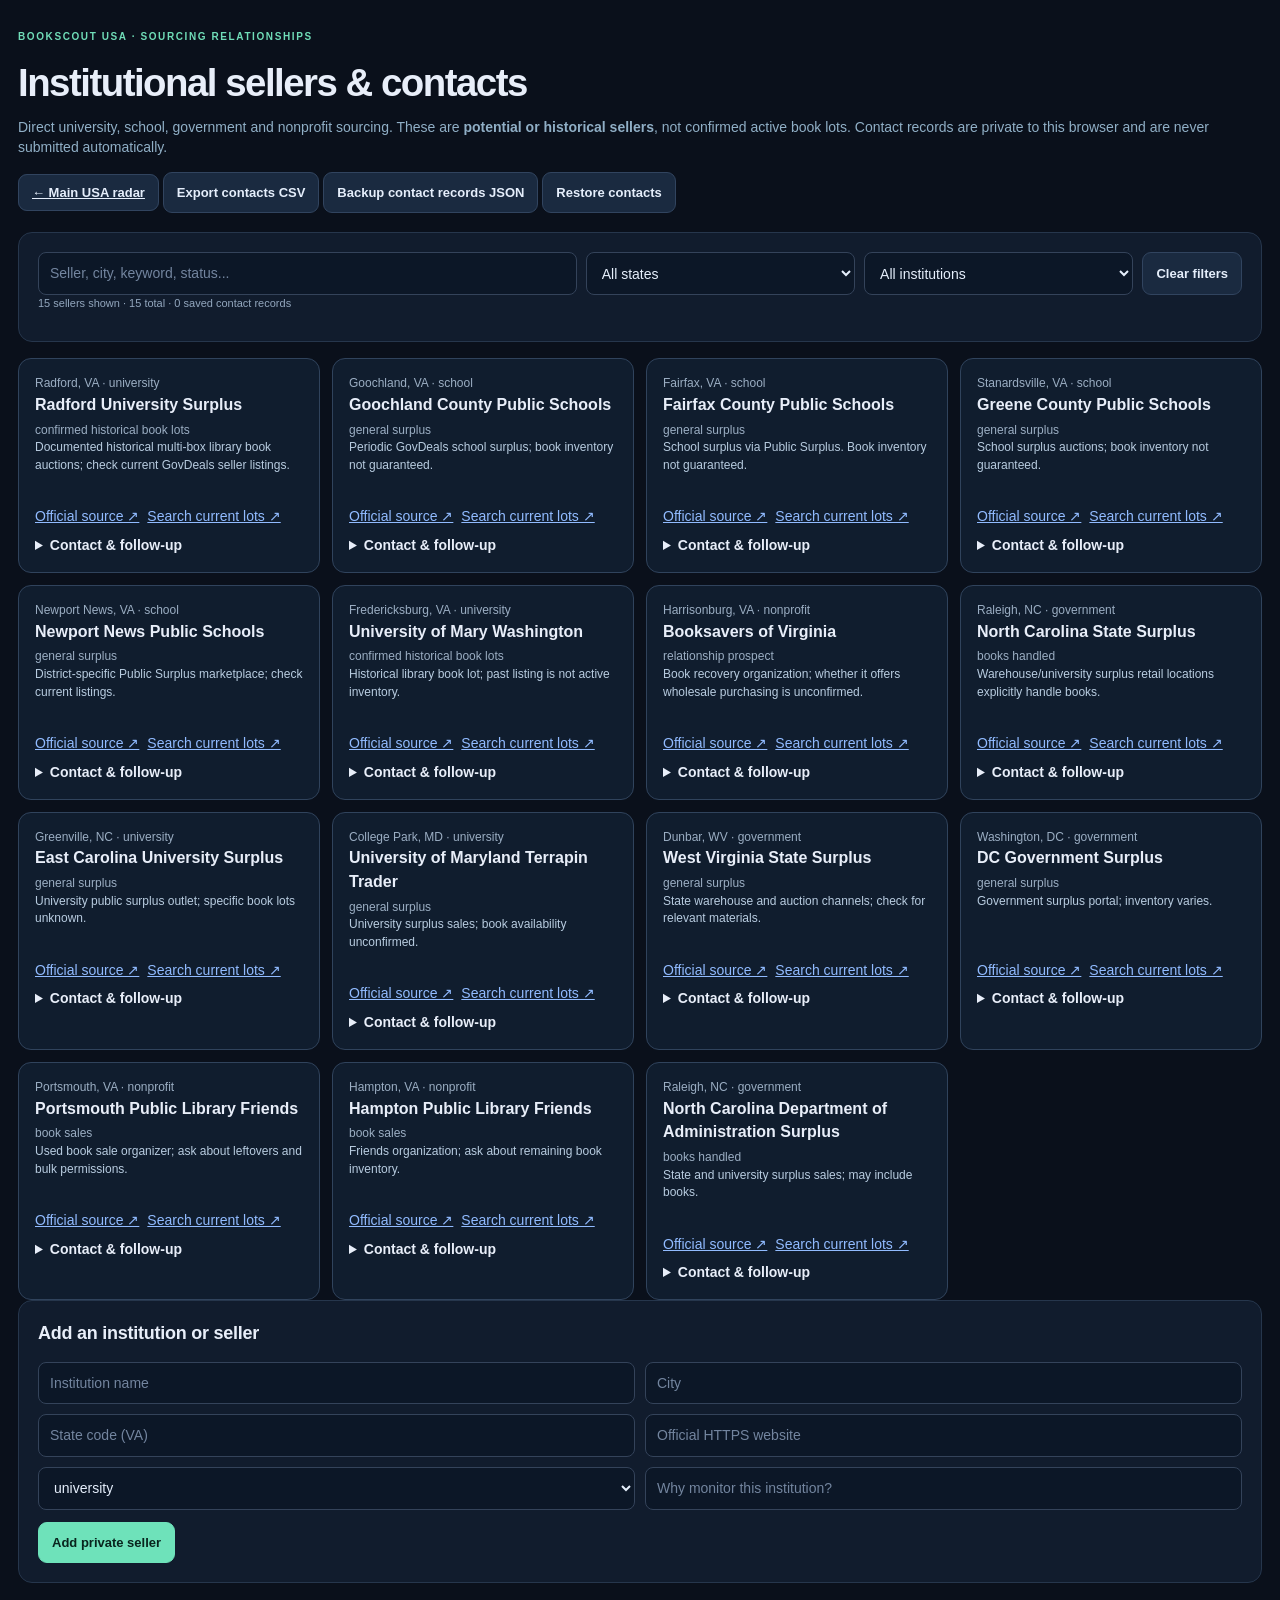
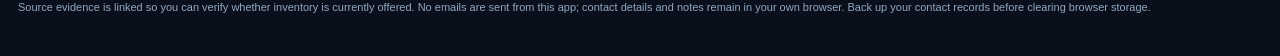
<file: web/institutions.html>
<!doctype html><html lang="en"><head><meta charset="utf-8"><meta name="viewport" content="width=device-width, initial-scale=1"><title>Institutional Sellers | BookScout USA</title><link rel="stylesheet" href="app.css"><style>.shell{max-width:1350px;margin:auto;padding:30px 18px}.control{display:grid;grid-template-columns:2fr 1fr 1fr auto;gap:9px}.sellergrid{display:grid;grid-template-columns:repeat(auto-fill,minmax(290px,1fr));gap:12px}.seller{border:1px solid #30435c;border-radius:13px;background:#101d2e;padding:16px}.seller h3{margin-bottom:5px}.seller p{min-height:55px;color:#b8cce0;font-size:12px}.seller small{color:#9baec3;display:block}.sub{color:#90afc6}.row{display:flex;gap:9px;align-items:center;flex-wrap:wrap}.two{display:grid;grid-template-columns:1fr 1fr;gap:10px}.status{color:#6fe0b6}.contact{background:#15273b;padding:12px;border-radius:8px;margin-top:10px}.contact label{display:block;margin:8px 0 4px}.contact input,.contact select,.contact textarea{width:100%}.seller .row{justify-content:space-between}.tiny{font-size:11px;color:#93a7be}.details{margin-top:8px}.details summary{cursor:pointer;font-weight:650}.actions{display:flex;gap:8px;flex-wrap:wrap;margin-top:12px}@media(max-width:700px){.control,.two{grid-template-columns:1fr}}</style></head><body><div class="shell"><p class="kicker">BOOKSCOUT USA · SOURCING RELATIONSHIPS</p><h1>Institutional sellers & contacts</h1><p class="sub">Direct university, school, government and nonprofit sourcing. These are <b>potential or historical sellers</b>, not confirmed active book lots. Contact records are private to this browser and are never submitted automatically.</p><p><a href="./index.html" class="btn">← Main USA radar</a> <button id="export" class="btn">Export contacts CSV</button> <button id="exportjson" class="btn">Backup contact records JSON</button> <label class="btn" style="display:inline-block;cursor:pointer">Restore contacts<input id="restore" type="file" accept=".json,application/json" hidden></label></p><section class="panel"><div class="control"><input id="q" class="input" placeholder="Seller, city, keyword, status..."><select id="state" class="select"><option value="">All states</option></select><select id="kind" class="select"><option value="">All institutions</option></select><button id="clear" class="btn">Clear filters</button></div><p class="tiny" id="total"></p></section><div class="sellergrid" id="results"></div><section class="panel"><h2>Add an institution or seller</h2><div class="two"><input id="newname" class="input" placeholder="Institution name"><input id="newcity" class="input" placeholder="City"><input id="newstate" class="input" placeholder="State code (VA)"><input id="newurl" class="input" placeholder="Official HTTPS website"><select id="newkind" class="select"><option>university</option><option>school</option><option>government</option><option>nonprofit</option><option>estate liquidator</option><option>other</option></select><input id="newevidence" class="input" placeholder="Why monitor this institution?"></div><button id="add" class="btn accent" style="margin-top:12px">Add private seller</button></section><p class="tiny">Source evidence is linked so you can verify whether inventory is currently offered. No emails are sent from this app; contact details and notes remain in your own browser. Back up your contact records before clearing browser storage.</p></div><script>
const BUILT=[{"id":"radford","name":"Radford University Surplus","state":"VA","city":"Radford","kind":"university","url":"https://www.radford.edu/facilities-maintenance/surplus/surplus-procedure.html","evidence":"Documented historical multi-box library book auctions; check current GovDeals seller listings.","status":"confirmed historical book lots"},{"id":"goochland","name":"Goochland County Public Schools","state":"VA","city":"Goochland","kind":"school","url":"https://www.goochlandschools.org/page/surplus","evidence":"Periodic GovDeals school surplus; book inventory not guaranteed.","status":"general surplus"},{"id":"fairfax","name":"Fairfax County Public Schools","state":"VA","city":"Fairfax","kind":"school","url":"https://www.fcps.edu/get-involved/procurement-services/public-auction-and-surplus","evidence":"School surplus via Public Surplus. Book inventory not guaranteed.","status":"general surplus"},{"id":"greene","name":"Greene County Public Schools","state":"VA","city":"Stanardsville","kind":"school","url":"https://www.greenecountyschools.com/departments/facilities/public-auction-and-surplus","evidence":"School surplus auctions; book inventory not guaranteed.","status":"general surplus"},{"id":"newport","name":"Newport News Public Schools","state":"VA","city":"Newport News","kind":"school","url":"https://m.publicsurplus.com/sms/nn%2Cva/browse/home","evidence":"District-specific Public Surplus marketplace; check current listings.","status":"general surplus"},{"id":"marywash","name":"University of Mary Washington","state":"VA","city":"Fredericksburg","kind":"university","url":"https://www.govdeals.com/en/asset/312/7665","evidence":"Historical library book lot; past listing is not active inventory.","status":"confirmed historical book lots"},{"id":"booksavers","name":"Booksavers of Virginia","state":"VA","city":"Harrisonburg","kind":"nonprofit","url":"https://giftandthrift.org/booksavers-of-virginia/","evidence":"Book recovery organization; whether it offers wholesale purchasing is unconfirmed.","status":"relationship prospect"},{"id":"ncsurplus","name":"North Carolina State Surplus","state":"NC","city":"Raleigh","kind":"government","url":"https://www.doa.nc.gov/divisions/state-surplus-property/retail-store-locations","evidence":"Warehouse/university surplus retail locations explicitly handle books.","status":"books handled"},{"id":"ecusurplus","name":"East Carolina University Surplus","state":"NC","city":"Greenville","kind":"university","url":"https://purchasing.ecu.edu/surplus/sales/","evidence":"University public surplus outlet; specific book lots unknown.","status":"general surplus"},{"id":"umd","name":"University of Maryland Terrapin Trader","state":"MD","city":"College Park","kind":"university","url":"https://facilities.umd.edu/services/logistical-services/terrapin-trader","evidence":"University surplus sales; book availability unconfirmed.","status":"general surplus"},{"id":"wv","name":"West Virginia State Surplus","state":"WV","city":"Dunbar","kind":"government","url":"https://www.state.wv.us/admin/purchase/Surplus/SurplusPropertyFAQs.html","evidence":"State warehouse and auction channels; check for relevant materials.","status":"general surplus"},{"id":"dc","name":"DC Government Surplus","state":"DC","city":"Washington","kind":"government","url":"https://ocp.dc.gov/es/node/1264316","evidence":"Government surplus portal; inventory varies.","status":"general surplus"},{"id":"portsmouth","name":"Portsmouth Public Library Friends","state":"VA","city":"Portsmouth","kind":"nonprofit","url":"https://www.friendsofportsmouthlibrary.org/booksales","evidence":"Used book sale organizer; ask about leftovers and bulk permissions.","status":"book sales"},{"id":"hampton","name":"Hampton Public Library Friends","state":"VA","city":"Hampton","kind":"nonprofit","url":"https://www.hampton.gov/1224/Friends-of-the-Library","evidence":"Friends organization; ask about remaining book inventory.","status":"book sales"},{"id":"ncschool","name":"North Carolina Department of Administration Surplus","state":"NC","city":"Raleigh","kind":"government","url":"https://www.doa.nc.gov/divisions/state-surplus-property","evidence":"State and university surplus sales; may include books.","status":"books handled"}];
const KEY='bookscout-institutions-v1';let db={};
try{db=JSON.parse(localStorage.getItem(KEY)||'{}')}catch{}
db.contacts ||= {};db.extra ||= [];
const $=id=>document.getElementById(id);
const esc=s=>String(s??'').replace(/[&<>"']/g,c=>({'&':'&amp;','<':'&lt;','>':'&gt;','"':'&quot;',"'":'&#39;'}[c]));
function save(){localStorage.setItem(KEY,JSON.stringify(db))}
const rows=()=>[...BUILT,...db.extra];
function render(){let r=rows().filter(s=>(!$('state').value||s.state===$('state').value)&&(!$('kind').value||s.kind===$('kind').value)&&([s.name,s.city,s.state,s.kind,s.evidence,s.status].join(' ').toLowerCase().includes($('q').value.toLowerCase())));$('total').textContent=r.length+' sellers shown · '+rows().length+' total · '+Object.keys(db.contacts).length+' saved contact records';$('results').innerHTML=r.map(s=>{const n=db.contacts[s.id]||{};return '<article class="seller"><small>'+esc(s.city)+', '+esc(s.state)+' · '+esc(s.kind)+'</small><h3>'+esc(s.name)+'</h3><small class="status">'+esc(s.status)+'</small><p>'+esc(s.evidence)+'</p><div class="actions"><a href="'+esc(s.url)+'" target="_blank" rel="noopener">Official source ↗</a><a href="https://www.google.com/search?q='+encodeURIComponent('"'+s.name+'" books surplus auction')+'" target="_blank" rel="noopener">Search current lots ↗</a></div><details class="details"><summary>Contact & follow-up '+(n.stage?'('+esc(n.stage)+')':'')+'</summary><div class="contact"><label>Contact person / title</label><input data-field="person" data-id="'+esc(s.id)+'" value="'+esc(n.person)+'"><label>Public work email</label><input data-field="email" data-id="'+esc(s.id)+'" value="'+esc(n.email)+'"><label>Phone</label><input data-field="phone" data-id="'+esc(s.id)+'" value="'+esc(n.phone)+'"><label>Outreach status</label><select data-field="stage" data-id="'+esc(s.id)+'">'+['Not contacted','Researching','Contacted','Replied','Supply possible','Not available','Follow up'].map(x=>'<option '+((n.stage||'Not contacted')===x?'selected':'')+'>'+x+'</option>').join('')+'</select><label>Follow-up date</label><input type="date" data-field="followup" data-id="'+esc(s.id)+'" value="'+esc(n.followup)+'"><label>Last book sale / lot observed</label><input data-field="lastlot" data-id="'+esc(s.id)+'" value="'+esc(n.lastlot)+'"><label>Questions / notes (unsorted? scanned? sale leftovers? manifest? shipping?)</label><textarea data-field="notes" data-id="'+esc(s.id)+'">'+esc(n.notes)+'</textarea><small>Edits save locally after you leave a field.</small></div></details></article>'}).join('')||'<div class="empty">No matches</div>'}
function options(){const states=[...new Set(rows().map(x=>x.state))].sort(),kinds=[...new Set(rows().map(x=>x.kind))].sort();$('state').innerHTML='<option value="">All states</option>'+states.map(x=>'<option>'+esc(x)+'</option>').join('');$('kind').innerHTML='<option value="">All institutions</option>'+kinds.map(x=>'<option>'+esc(x)+'</option>').join('')}
$('results').addEventListener('change',e=>{const el=e.target;if(!el.dataset.field)return;db.contacts[el.dataset.id]||={};db.contacts[el.dataset.id][el.dataset.field]=el.value;save();if(el.dataset.field==='stage')render()});
for(let k of ['q','state','kind'])$(k).addEventListener(k==='q'?'input':'change',render);
$('clear').onclick=()=>{$('q').value='';$('state').value='';$('kind').value='';render()};
$('add').onclick=()=>{let name=$('newname').value.trim(),url=$('newurl').value.trim(),state=$('newstate').value.trim().toUpperCase();if(!name||!/^https:\/\//.test(url)||!/^[A-Z]{2}$/.test(state)){alert('Provide name, two-letter state and official HTTPS source URL.');return}db.extra.push({id:'user-'+Date.now(),name,city:$('newcity').value.trim(),state,url,kind:$('newkind').value,evidence:$('newevidence').value||'User added; unverified',status:'unverified'});save();options();render();['newname','newcity','newstate','newurl','newevidence'].forEach(x=>$(x).value='')};
function download(name,text,mime){const a=document.createElement('a'),u=URL.createObjectURL(new Blob([text],{type:mime}));a.href=u;a.download=name;a.click();setTimeout(()=>URL.revokeObjectURL(u),500)}
$('export').onclick=()=>{const q=s=>'"'+String(s??'').replace(/"/g,'""')+'"';download('bookscout-institutional-contacts.csv',[['seller','state','city','type','source','person','email','phone','status','followup','lastlot','notes'].map(q).join(','),...rows().map(s=>{const n=db.contacts[s.id]||{};return [s.name,s.state,s.city,s.kind,s.url,n.person,n.email,n.phone,n.stage,n.followup,n.lastlot,n.notes].map(q).join(',')})].join('\r\n'),'text/csv')};
$('exportjson').onclick=()=>download('bookscout-contacts-backup.json',JSON.stringify({version:1,db},null,2),'application/json');
$('restore').onchange=async e=>{try{const v=JSON.parse(await e.target.files[0].text());if(v.version!==1||typeof v.db?.contacts!=='object'||!Array.isArray(v.db?.extra))throw Error('invalid');if(!confirm('Replace current local contacts?'))return;db=v.db;save();options();render()}catch{alert('Backup format not recognized')}};
options();render();
</script></body></html>
</file>
<file: web/app.css>
:root{font-family:Inter,ui-sans-serif,-apple-system,BlinkMacSystemFont,'Segoe UI',sans-serif;color:#e8eef9;background:#0a101b;font-size:14px;line-height:1.48}*{box-sizing:border-box}body{margin:0}button,input,select,textarea{font:inherit}button{cursor:pointer}a{color:#91bbff}h1,h2,h3,p{margin-top:0}h1{font-size:clamp(27px,3vw,40px);letter-spacing:-1.5px;margin:5px 0}h2{font-size:18px;letter-spacing:-.25px}h3{font-size:16px}small,.small{font-size:12px}strong{font-weight:750}.muted{color:#9cadc2}.green{color:#67e2bb}.amber{color:#ffc979}.red{color:#ff9d9c}.app{display:grid;grid-template-columns:250px minmax(0,1fr);min-height:100vh}.sidebar{border-right:1px solid #26334a;background:#0d1524;padding:22px 14px;position:sticky;top:0;height:100vh;display:flex;flex-direction:column;gap:14px}.brand{display:flex;gap:11px;align-items:center;padding:6px 10px 20px}.brand strong{font-size:22px;letter-spacing:-.8px}.brand small{display:block;font-size:9px;letter-spacing:1.5px;color:#9dadc1}.logo{width:41px;height:41px;border-radius:11px;background:linear-gradient(135deg,#6ae1bd,#77a9fa);display:grid;place-items:center;color:#0a1d29;font-size:25px;font-weight:900}.logo span{font-size:14px}.sidelabel,.kicker{letter-spacing:1.6px;color:#70ddb8;font-weight:800;font-size:10px}.sidelabel{padding:6px 13px;color:#7e90a8}.sidebar nav{display:grid;gap:3px}.sidebar nav button{border:0;background:transparent;color:#a4b3c9;text-align:left;border-radius:9px;padding:11px 13px;display:flex;align-items:center;gap:12px;font-weight:650}.sidebar nav button.active,.sidebar nav button:hover{color:#e9f9f2;background:#203446}.sidebar nav button i{font-style:normal;font-size:17px;min-width:20px}.sidebar-bottom{margin-top:auto;display:grid;gap:14px;padding:8px}.syncbox{display:flex;gap:10px;background:#152438;padding:11px;border-radius:12px;border:1px solid #2b4059}.syncbox small{display:block;color:#94a8c1}.pulse{background:#69ddb5;box-shadow:0 0 0 5px #68deb622;border-radius:50%;width:8px;height:8px;flex:none;margin-top:7px}.main{padding:30px clamp(17px,3.3vw,55px) 32px;min-width:0;max-width:1800px}.topbar{display:flex;align-items:start;justify-content:space-between;gap:15px;margin-bottom:22px}.topbar p{color:#91a4bd;margin:7px 0 0}.topactions{display:flex;gap:9px;flex-wrap:wrap}.btn{background:#1a2a40;color:#e5eefb;border:1px solid #31445f;padding:10px 13px;border-radius:9px;font-size:13px;font-weight:700}.btn:hover{border-color:#6dabc4}.btn.accent{background:#6ee2ba;border-color:#6ee2ba;color:#09251e}.btn.slim{font-size:12px;padding:7px 10px}.btn.outline{background:transparent}.input,.select,textarea{background:#0c1727;color:#e6effc;border:1px solid #34435a;border-radius:8px;padding:10px 11px;min-height:40px;width:100%;outline:none}.input:focus,.select:focus,textarea:focus{border-color:#69dfb8}.input::placeholder{color:#73859f}label{font-size:12px;color:#9aabc2;display:block;margin-bottom:5px}.stats{display:grid;grid-template-columns:repeat(4,minmax(0,1fr));gap:12px;margin-bottom:20px}.stat,.panel,.listing,.segment,.emptystate{border:1px solid #26364c;background:#111c2d;border-radius:14px}.stat{padding:16px 19px}.stat b{font-size:29px;display:block;letter-spacing:-1px;color:#eaf7ff}.stat small{color:#9eb0c5}.stat em{font-style:normal;color:#6ddebb;font-size:11px}.panel{padding:19px;margin-bottom:16px}.panelhead{display:flex;justify-content:space-between;align-items:center;gap:10px;margin-bottom:14px}.panelhead h2{margin:0}.filters{display:grid;grid-template-columns:2fr repeat(4,minmax(130px,1fr));gap:9px}.secondfilter{display:flex;flex-wrap:wrap;gap:9px;align-items:center;margin-top:10px}.secondfilter .input,.secondfilter .select{width:auto;min-width:140px;max-width:235px}.check{display:flex;align-items:center;gap:6px;margin:0;color:#b9c9da}.check input{accent-color:#6de0ba}.gridcards{display:grid;grid-template-columns:repeat(auto-fill,minmax(296px,1fr));gap:12px}.listing{padding:17px;display:flex;flex-direction:column;gap:11px}.listing-head{display:flex;gap:10px;align-items:flex-start}.listing h3{margin:0;line-height:1.3;flex:1}.listing p{font-size:12px;color:#c0cbda;margin:0;flex:1}.tags{display:flex;flex-wrap:wrap;gap:5px}.tag{border:1px solid #344960;background:#1b2d44;border-radius:6px;padding:3px 8px;color:#bdd1e9;font-size:11px}.tag.good{color:#64e8b6;border-color:#2b6455;background:#16372e}.tag.warn{color:#f1c57e;border-color:#695130;background:#3b3020}.tag.bad{color:#ffa1a8;border-color:#76434c;background:#3e252b}.thin{border:0;border-top:1px solid #26364c;margin:0}.meta{display:grid;grid-template-columns:1fr 1fr;gap:9px}.meta span{font-size:12px;font-weight:650}.meta small{font-size:10px;color:#8fa3be;display:block}.listingbottom{display:flex;align-items:center;justify-content:space-between;gap:6px}.star{font-size:22px;color:#72819b;border:0;background:transparent;padding:0 3px}.star.on{color:#ffcd80}.section-note{font-size:12px;color:#bad0e4;background:#15273a;padding:13px 15px;border-left:3px solid #68dfb6;border-radius:8px;margin-bottom:16px}.segment{padding:14px}.layout2{display:grid;grid-template-columns:2fr 1fr;gap:15px}.mapbox{height:clamp(420px,57vh,740px);border-radius:11px;overflow:hidden;background:#1c2c3e}.mapbox .leaflet-container{background:#142238}.maplist{display:grid;gap:8px;max-height:670px;overflow:auto}.maprow{display:flex;align-items:start;justify-content:space-between;gap:7px;background:#18273a;border:1px solid #2b3c50;border-radius:9px;padding:11px}.maprow b{display:block;font-size:12px}.maprow small{color:#9aabc1}.calendarhead{display:flex;align-items:center;gap:8px}.monthgrid{display:grid;grid-template-columns:repeat(7,minmax(0,1fr));gap:6px}.weekday{text-align:center;font-size:11px;color:#8fa4be;padding:10px 0}.day{background:#111e30;border:1px solid #2b3a4e;border-radius:8px;min-height:108px;padding:8px;overflow:hidden}.day.dim{opacity:.35}.day.today{border-color:#75d8b8}.daynum{font-size:12px;color:#b9c9da;font-weight:700;display:block;margin-bottom:5px}.dotentry{font-size:10px;border-radius:5px;padding:2px 5px;background:#183b38;color:#90e5c6;white-space:nowrap;overflow:hidden;text-overflow:ellipsis;display:block;margin-top:4px;cursor:pointer}.dotentry.portal{background:#42301d;color:#f1d095}.dotentry.onsite{background:#183b38}.dotentry.other{background:#293858;color:#afc8ff}.row{display:flex;align-items:center;gap:9px;flex-wrap:wrap}.space{justify-content:space-between}.table-scroll{overflow-x:auto}table{width:100%;border-collapse:collapse}th{text-align:left;color:#91a4bd;font-weight:650;font-size:11px;letter-spacing:.25px}th,td{padding:11px 9px;border-bottom:1px solid #27374c;vertical-align:middle}td{font-size:12px}td b{font-size:13px}.bignum{font-size:27px;letter-spacing:-1px}.empty{background:#132236;border:1px dashed #384b62;border-radius:12px;padding:25px;text-align:center;color:#9daec4}.alerts{display:grid;gap:9px}.alertrow{border:1px solid #32445a;padding:13px 16px;border-radius:11px;background:#18263a;display:grid;grid-template-columns:110px minmax(0,1fr) auto;gap:12px;align-items:center}.alertrow a{font-weight:650}.sourcehealth{display:grid;gap:6px}.healthrow{display:grid;grid-template-columns:1.2fr 64px 0.8fr 100px 1.5fr;gap:10px;align-items:center;border-bottom:1px solid #25364b;padding:9px 2px;font-size:12px}.healthrow small{display:block;color:#8ea3bc}.healthrow a{overflow-wrap:anywhere}.info-note{color:#92abc8;font-size:12px}.nowrap{white-space:nowrap}.loader{color:#9edebd}.overlay{position:fixed;inset:0;background:#010815cb;display:grid;place-items:center;z-index:6000;padding:14px}.overlay[hidden]{display:none}.dialog{background:#152237;border:1px solid #53677f;border-radius:15px;padding:24px;max-width:650px;width:100%;max-height:90vh;overflow:auto;box-shadow:0 25px 90px #0009}.dialog h2{margin:0 0 7px}.fieldgrid{display:grid;grid-template-columns:1fr 1fr;gap:12px;margin:16px 0}.fieldgrid div{min-width:0}textarea{resize:vertical;min-height:75px}#toast{position:fixed;bottom:24px;right:24px;background:#28513f;color:#eafff6;border-radius:9px;padding:12px 18px;z-index:8000;display:none;box-shadow:0 8px 40px #0005}#toast.show{display:block}footer{color:#75889f;font-size:11px;margin-top:24px;padding:20px 0;border-top:1px solid #28374b}.pillbar{display:flex;gap:7px;flex-wrap:wrap}.pill{border:1px solid #314660;border-radius:20px;background:#142236;color:#adc0d5;padding:5px 11px;font-size:11px;cursor:pointer}.pill.on{background:#264c44;border-color:#67bb9a;color:#bafce1}.rankgood{color:#6ce3b6}.rankbad{color:#f5bb7b}.statline{display:flex;align-items:center;justify-content:space-between;gap:12px;margin-bottom:15px;color:#95aac3;font-size:12px}.source-item{display:flex;gap:12px;align-items:start;justify-content:space-between;padding:11px 0;border-bottom:1px solid #27374c}.source-item small{color:#9aabc4;display:block}.tableinput{min-width:80px;max-width:140px}.source-tabs{display:flex;gap:8px;margin-bottom:15px;flex-wrap:wrap}.source-tabs button{border:1px solid #30445c;background:#152439;color:#c0d3e6;border-radius:7px;padding:7px 12px}.source-tabs .on{border-color:#7cdbc0;color:#89e5c4}@media(max-width:1120px){.app{grid-template-columns:75px minmax(0,1fr)}.brand{padding:7px 3px 22px}.brand>div,.sidelabel,.sidebar nav button span,.sidebar-bottom{display:none}.sidebar nav button{justify-content:center}.sidebar nav button i{font-size:22px}.filters{grid-template-columns:repeat(3,minmax(0,1fr))}.filters>:first-child{grid-column:span 3}.layout2{grid-template-columns:1fr}}@media(max-width:680px){.app{display:block}.sidebar{position:sticky;z-index:1000;top:0;width:100%;height:auto;display:flex;flex-direction:row;padding:7px;border-bottom:1px solid #293a51;align-items:center;overflow-x:auto}.brand{padding:3px;flex:none}.logo{width:30px;height:30px;font-size:17px}.sidebar nav{display:flex;gap:4px}.sidebar nav button{padding:8px}.sidebar nav button i{font-size:17px}.main{padding:20px 12px}.topbar{flex-direction:column;gap:12px}.topactions{width:100%}.stats{grid-template-columns:repeat(2,minmax(0,1fr))}.filters{grid-template-columns:1fr 1fr}.filters>:first-child{grid-column:span 2}.gridcards{grid-template-columns:1fr}.monthgrid{gap:2px}.day{padding:3px;min-height:72px}.daynum{font-size:10px}.dotentry{font-size:9px;padding:1px}.alertrow{grid-template-columns:1fr;gap:4px}.healthrow{grid-template-columns:1fr 60px}.healthrow>:nth-child(n+3){display:none}.fieldgrid{grid-template-columns:1fr}.panel{padding:12px}}
</file>
